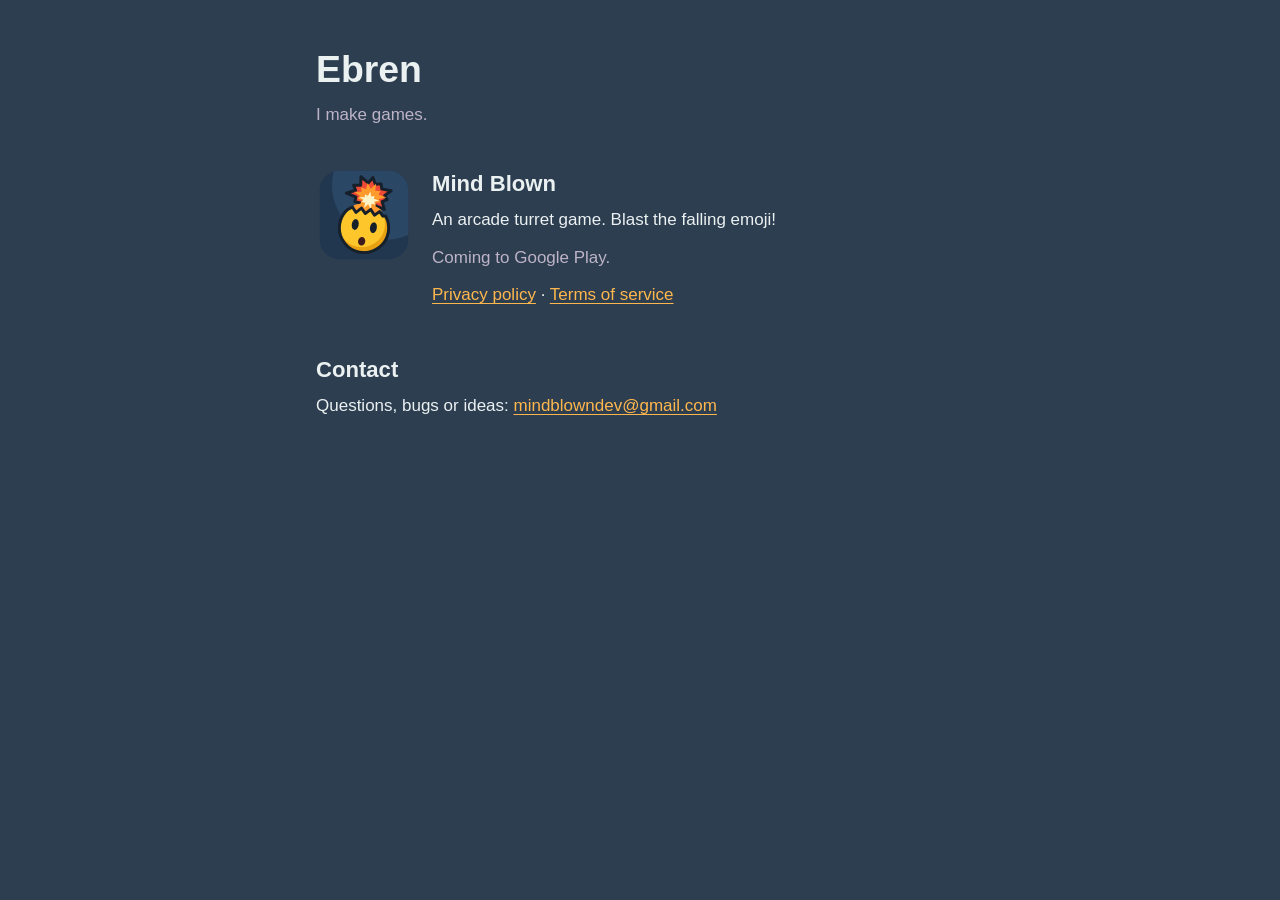
<file: index.html>
<!doctype html>
<html lang="en">
<head>
<meta charset="utf-8">
<meta name="viewport" content="width=device-width, initial-scale=1">
<title>Ebren</title>
<meta name="description" content="Games by Ebren.">
<meta name="theme-color" content="#2c3e50">
<link rel="icon" href="mindblown/icon.svg" type="image/svg+xml">
<link rel="stylesheet" href="style.css">
</head>
<body>
<main>
  <h1>Ebren</h1>
  <p class="muted">I make games.</p>

  <section class="game">
    <img src="mindblown/icon-192.png" alt="Mind Blown icon" width="96" height="96">
    <div>
      <h2>Mind Blown</h2>
      <p>An arcade turret game. Blast the falling emoji!</p>
      <p class="muted">Coming to Google Play.</p>
      <p><a href="mindblown/privacy.html">Privacy policy</a> · <a href="mindblown/terms.html">Terms of service</a></p>
    </div>
  </section>

  <h2>Contact</h2>
  <p>Questions, bugs or ideas: <a href="mailto:mindblowndev@gmail.com">mindblowndev@gmail.com</a></p>
</main>
</body>
</html>
</file>
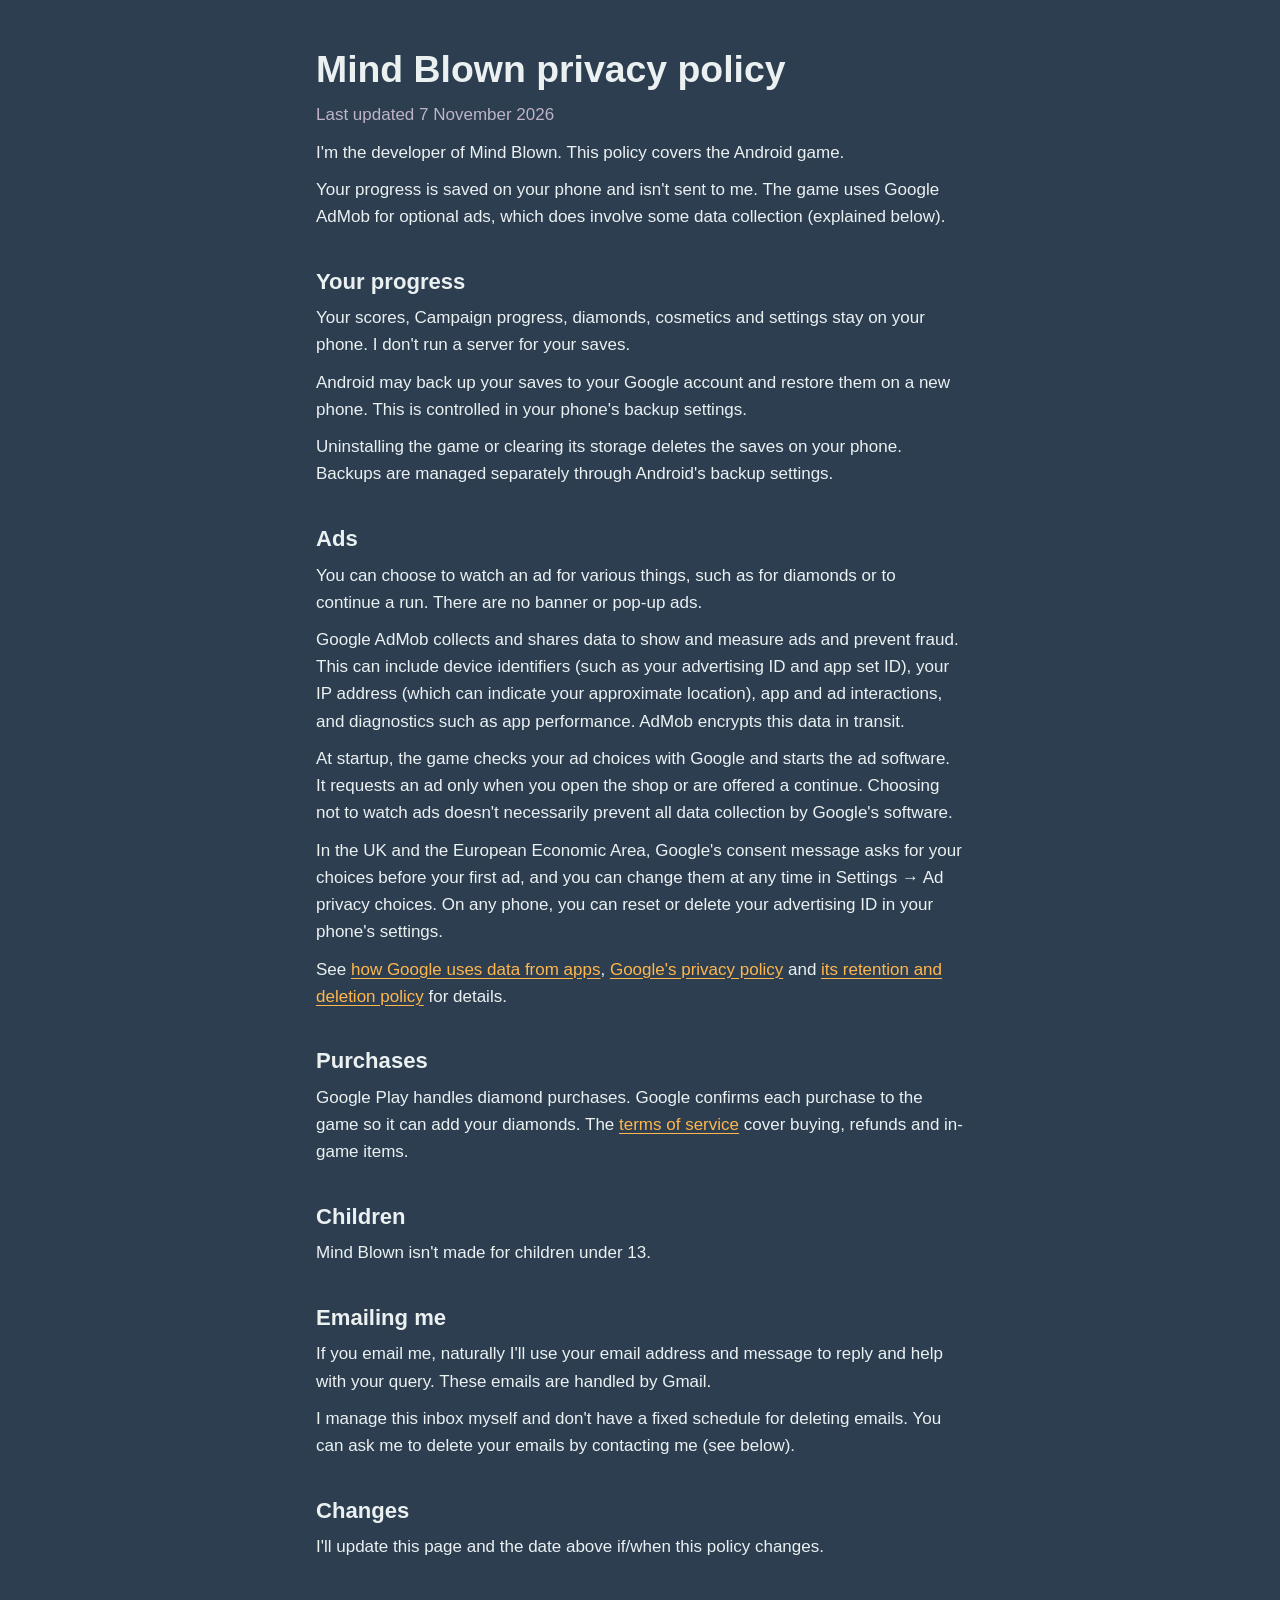
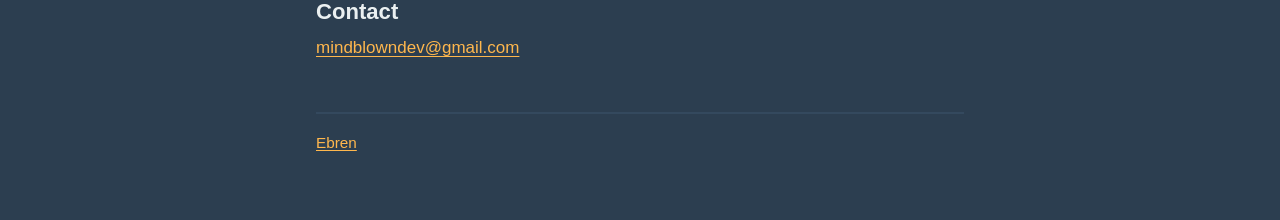
<file: mindblown/privacy.html>
<!doctype html>
<html lang="en">
<head>
<meta charset="utf-8">
<meta name="viewport" content="width=device-width, initial-scale=1">
<title>Mind Blown privacy policy</title>
<meta name="description" content="What data the Mind Blown Android app uses, and what Google's ad software collects.">
<meta name="theme-color" content="#2c3e50">
<link rel="icon" href="icon.svg" type="image/svg+xml">
<link rel="stylesheet" href="../style.css">
</head>
<body>
<main>
  <h1>Mind Blown privacy policy</h1>
  <p class="muted">Last updated 7 November 2026</p>

  <p>I'm the developer of Mind Blown. This policy covers the Android game.</p>
  <p>Your progress is saved on your phone and isn't sent to me. The game uses Google AdMob for optional ads, which does involve some data collection (explained below).</p>

  <h2>Your progress</h2>
  <p>Your scores, Campaign progress, diamonds, cosmetics and settings stay on your phone. I don't run a server for your saves.</p>
  <p>Android may back up your saves to your Google account and restore them on a new phone. This is controlled in your phone's backup settings.</p>
  <p>Uninstalling the game or clearing its storage deletes the saves on your phone. Backups are managed separately through Android's backup settings.</p>

  <h2>Ads</h2>
  <p>You can choose to watch an ad for various things, such as for diamonds or to continue a run. There are no banner or pop-up ads.</p>
  <p>Google AdMob collects and shares data to show and measure ads and prevent fraud. This can include device identifiers (such as your advertising ID and app set ID), your IP address (which can indicate your approximate location), app and ad interactions, and diagnostics such as app performance. AdMob encrypts this data in transit.</p>
  <p>At startup, the game checks your ad choices with Google and starts the ad software. It requests an ad only when you open the shop or are offered a continue. Choosing not to watch ads doesn't necessarily prevent all data collection by Google's software.</p>
  <p>In the UK and the European Economic Area, Google's consent message asks for your choices before your first ad, and you can change them at any time in Settings → Ad privacy choices. On any phone, you can reset or delete your advertising ID in your phone's settings.</p>
  <p>See <a href="https://policies.google.com/technologies/partner-sites">how Google uses data from apps</a>, <a href="https://policies.google.com/privacy">Google's privacy policy</a> and <a href="https://policies.google.com/technologies/retention">its retention and deletion policy</a> for details.</p>

  <h2>Purchases</h2>
  <p>Google Play handles diamond purchases. Google confirms each purchase to the game so it can add your diamonds. The <a href="terms.html">terms of service</a> cover buying, refunds and in-game items.</p>

  <h2>Children</h2>
  <p>Mind Blown isn't made for children under 13.</p>

  <h2>Emailing me</h2>
  <p>If you email me, naturally I'll use your email address and message to reply and help with your query. These emails are handled by Gmail.</p>
  <p>I manage this inbox myself and don't have a fixed schedule for deleting emails. You can ask me to delete your emails by contacting me (see below).</p>

  <h2>Changes</h2>
  <p>I'll update this page and the date above if/when this policy changes.</p>

  <h2>Contact</h2>
  <p><a href="mailto:mindblowndev@gmail.com">mindblowndev@gmail.com</a></p>

  <footer><a href="../">Ebren</a></footer>
</main>
</body>
</html>
</file>
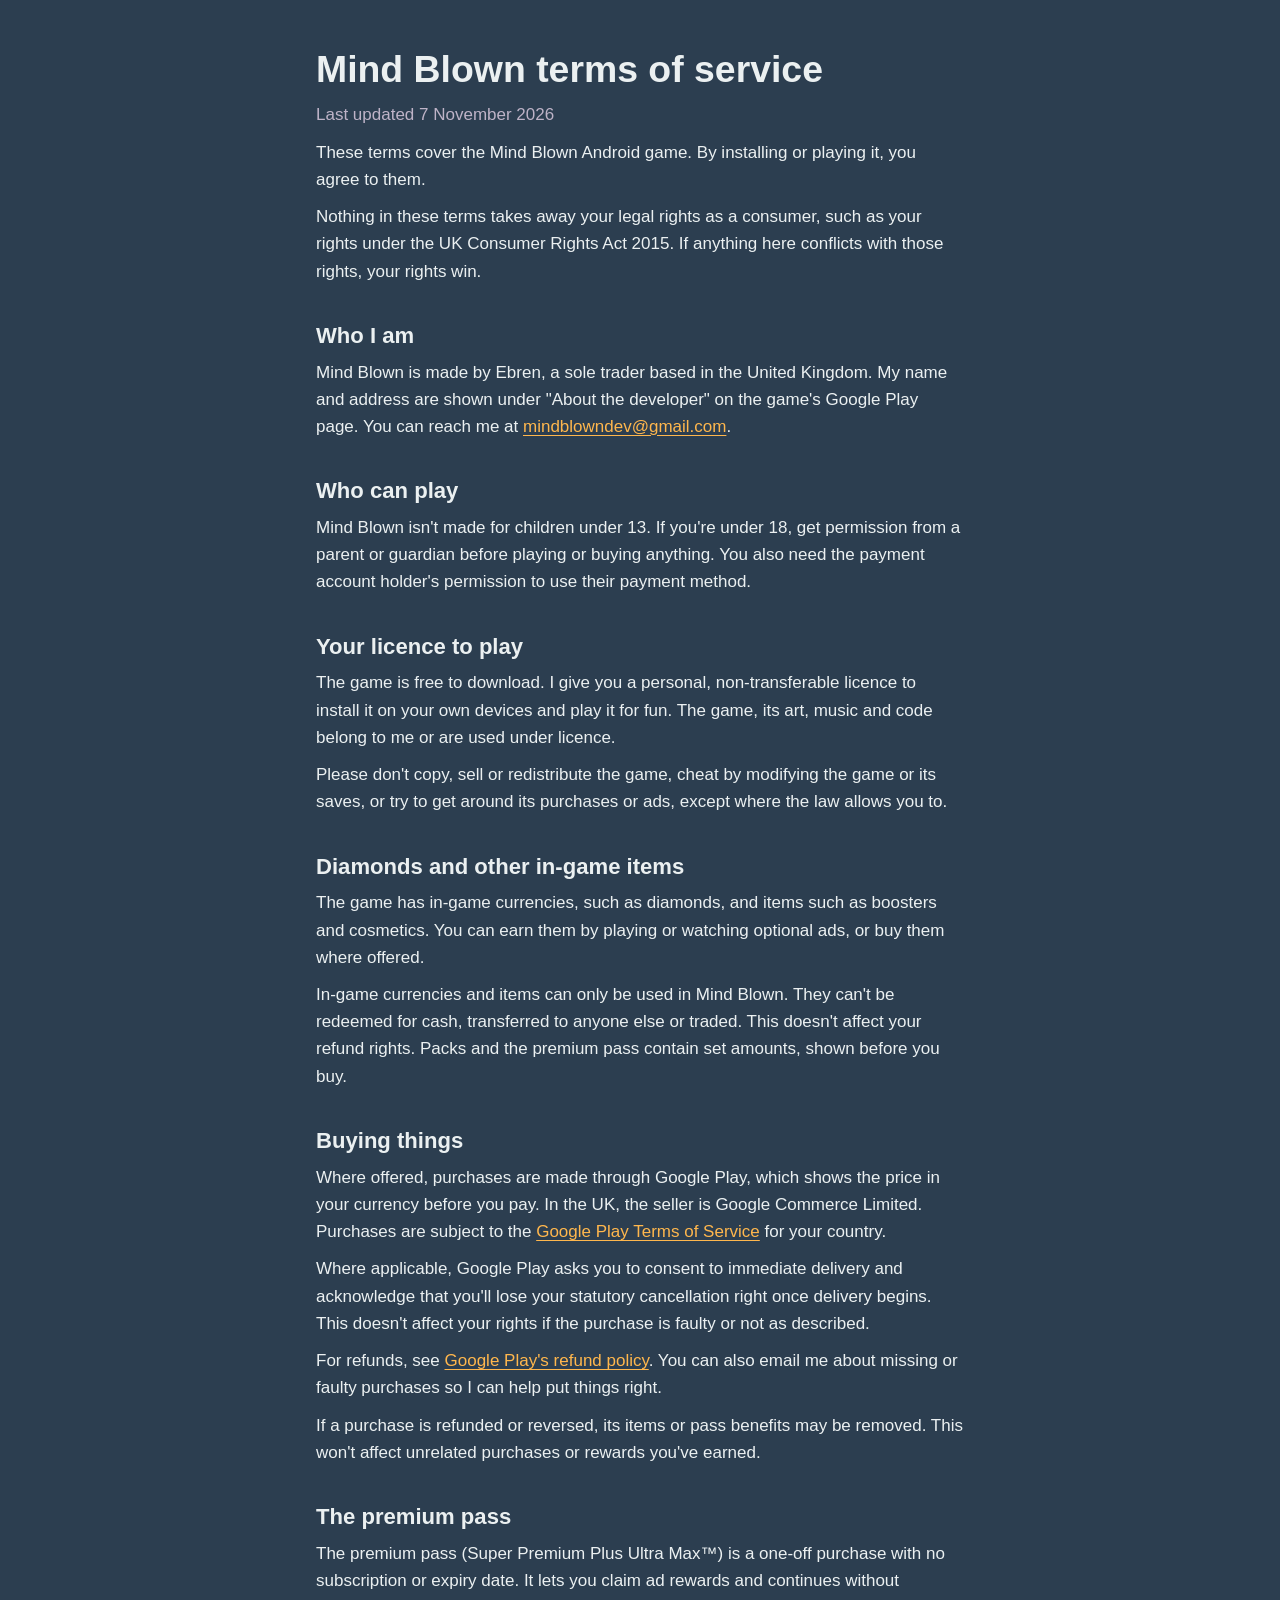
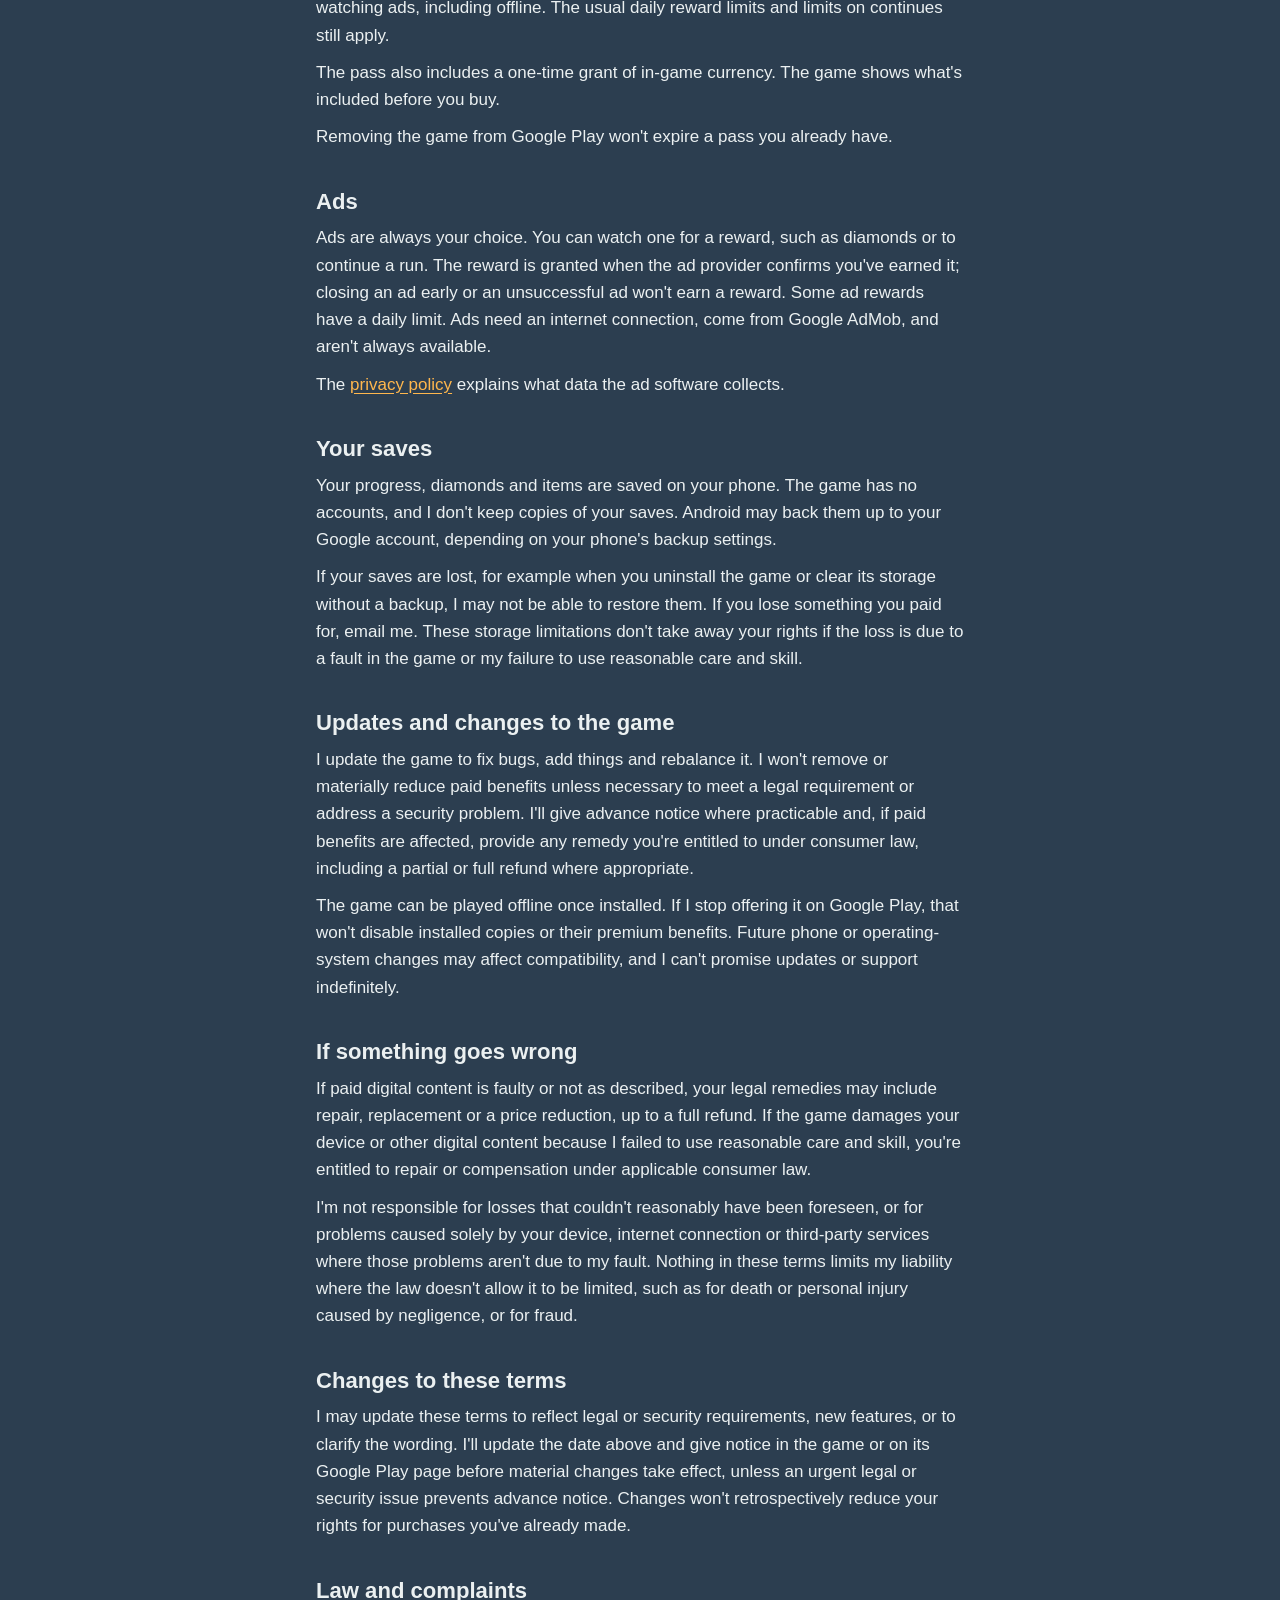
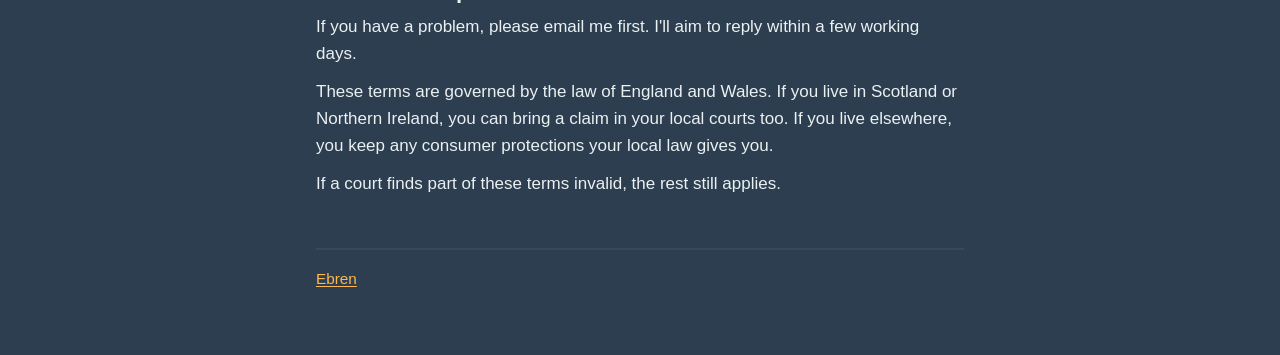
<file: mindblown/terms.html>
<!doctype html>
<html lang="en">
<head>
<meta charset="utf-8">
<meta name="viewport" content="width=device-width, initial-scale=1">
<title>Mind Blown terms of service</title>
<meta name="description" content="The terms for playing the Mind Blown Android game, its ads and in-game purchases.">
<meta name="theme-color" content="#2c3e50">
<link rel="icon" href="icon.svg" type="image/svg+xml">
<link rel="stylesheet" href="../style.css">
</head>
<body>
<main>
  <h1>Mind Blown terms of service</h1>
  <p class="muted">Last updated 7 November 2026</p>

  <p>These terms cover the Mind Blown Android game. By installing or playing it, you agree to them.</p>
  <p>Nothing in these terms takes away your legal rights as a consumer, such as your rights under the UK Consumer Rights Act 2015. If anything here conflicts with those rights, your rights win.</p>

  <h2>Who I am</h2>
  <p>Mind Blown is made by Ebren, a sole trader based in the United Kingdom. My name and address are shown under "About the developer" on the game's Google Play page. You can reach me at <a href="mailto:mindblowndev@gmail.com">mindblowndev@gmail.com</a>.</p>

  <h2>Who can play</h2>
  <p>Mind Blown isn't made for children under 13. If you're under 18, get permission from a parent or guardian before playing or buying anything. You also need the payment account holder's permission to use their payment method.</p>

  <h2>Your licence to play</h2>
  <p>The game is free to download. I give you a personal, non-transferable licence to install it on your own devices and play it for fun. The game, its art, music and code belong to me or are used under licence.</p>
  <p>Please don't copy, sell or redistribute the game, cheat by modifying the game or its saves, or try to get around its purchases or ads, except where the law allows you to.</p>

  <h2>Diamonds and other in-game items</h2>
  <p>The game has in-game currencies, such as diamonds, and items such as boosters and cosmetics. You can earn them by playing or watching optional ads, or buy them where offered.</p>
  <p>In-game currencies and items can only be used in Mind Blown. They can't be redeemed for cash, transferred to anyone else or traded. This doesn't affect your refund rights. Packs and the premium pass contain set amounts, shown before you buy.</p>

  <h2>Buying things</h2>
  <p>Where offered, purchases are made through Google Play, which shows the price in your currency before you pay. In the UK, the seller is Google Commerce Limited. Purchases are subject to the <a href="https://play.google.com/about/play-terms/">Google Play Terms of Service</a> for your country.</p>
  <p>Where applicable, Google Play asks you to consent to immediate delivery and acknowledge that you'll lose your statutory cancellation right once delivery begins. This doesn't affect your rights if the purchase is faulty or not as described.</p>
  <p>For refunds, see <a href="https://support.google.com/googleplay/answer/2479637">Google Play's refund policy</a>. You can also email me about missing or faulty purchases so I can help put things right.</p>
  <p>If a purchase is refunded or reversed, its items or pass benefits may be removed. This won't affect unrelated purchases or rewards you've earned.</p>

  <h2>The premium pass</h2>
  <p>The premium pass (Super Premium Plus Ultra Max™) is a one-off purchase with no subscription or expiry date. It lets you claim ad rewards and continues without watching ads, including offline. The usual daily reward limits and limits on continues still apply.</p>
  <p>The pass also includes a one-time grant of in-game currency. The game shows what's included before you buy.</p>
  <p>Removing the game from Google Play won't expire a pass you already have.</p>

  <h2>Ads</h2>
  <p>Ads are always your choice. You can watch one for a reward, such as diamonds or to continue a run. The reward is granted when the ad provider confirms you've earned it; closing an ad early or an unsuccessful ad won't earn a reward. Some ad rewards have a daily limit. Ads need an internet connection, come from Google AdMob, and aren't always available.</p>
  <p>The <a href="privacy.html">privacy policy</a> explains what data the ad software collects.</p>

  <h2>Your saves</h2>
  <p>Your progress, diamonds and items are saved on your phone. The game has no accounts, and I don't keep copies of your saves. Android may back them up to your Google account, depending on your phone's backup settings.</p>
  <p>If your saves are lost, for example when you uninstall the game or clear its storage without a backup, I may not be able to restore them. If you lose something you paid for, email me. These storage limitations don't take away your rights if the loss is due to a fault in the game or my failure to use reasonable care and skill.</p>

  <h2>Updates and changes to the game</h2>
  <p>I update the game to fix bugs, add things and rebalance it. I won't remove or materially reduce paid benefits unless necessary to meet a legal requirement or address a security problem. I'll give advance notice where practicable and, if paid benefits are affected, provide any remedy you're entitled to under consumer law, including a partial or full refund where appropriate.</p>
  <p>The game can be played offline once installed. If I stop offering it on Google Play, that won't disable installed copies or their premium benefits. Future phone or operating-system changes may affect compatibility, and I can't promise updates or support indefinitely.</p>

  <h2>If something goes wrong</h2>
  <p>If paid digital content is faulty or not as described, your legal remedies may include repair, replacement or a price reduction, up to a full refund. If the game damages your device or other digital content because I failed to use reasonable care and skill, you're entitled to repair or compensation under applicable consumer law.</p>
  <p>I'm not responsible for losses that couldn't reasonably have been foreseen, or for problems caused solely by your device, internet connection or third-party services where those problems aren't due to my fault. Nothing in these terms limits my liability where the law doesn't allow it to be limited, such as for death or personal injury caused by negligence, or for fraud.</p>

  <h2>Changes to these terms</h2>
  <p>I may update these terms to reflect legal or security requirements, new features, or to clarify the wording. I'll update the date above and give notice in the game or on its Google Play page before material changes take effect, unless an urgent legal or security issue prevents advance notice. Changes won't retrospectively reduce your rights for purchases you've already made.</p>

  <h2>Law and complaints</h2>
  <p>If you have a problem, please email me first. I'll aim to reply within a few working days.</p>
  <p>These terms are governed by the law of England and Wales. If you live in Scotland or Northern Ireland, you can bring a claim in your local courts too. If you live elsewhere, you keep any consumer protections your local law gives you.</p>
  <p>If a court finds part of these terms invalid, the rest still applies.</p>

  <footer><a href="../">Ebren</a></footer>
</main>
</body>
</html>
</file>
<file: style.css>
:root {
  --bg: #2c3e50;
  --text: #ebf0f1;
  --muted: #beb3c7;
  --link: #ffb74d;
  --rule: #34495e;
}

* { box-sizing: border-box; }

html {
  background: var(--bg);
  color: var(--text);
  font: 17px/1.6 Arial, sans-serif;
  -webkit-text-size-adjust: 100%;
}

body { margin: 0; background: var(--bg); }

main {
  max-width: 40rem;
  margin: 0 auto;
  padding: 48px 16px 64px;
}

h1, h2 {
  font-family: 'Segoe UI Black', 'Arial Black', Arial, sans-serif;
  line-height: 1.15;
  margin: 0;
}

h1 { font-size: 2.2rem; }
h2 { font-size: 1.3rem; margin: 2.25rem 0 0.5rem; }

p { margin: 0.6rem 0; }

a { color: var(--link); text-underline-offset: 0.15em; }
a:hover { text-decoration-thickness: 2px; }

.muted { color: var(--muted); }

.game {
  display: flex;
  gap: 20px;
  align-items: flex-start;
  margin-top: 2.25rem;
}

.game img { flex: none; width: 96px; height: 96px; }
.game h2 { margin-top: 0.25rem; }

footer {
  margin-top: 3rem;
  padding-top: 1rem;
  border-top: 2px solid var(--rule);
  font-size: 0.9rem;
}

@media (max-width: 26rem) {
  .game { flex-direction: column; gap: 12px; }
  .game img { width: 80px; height: 80px; }
}
</file>
